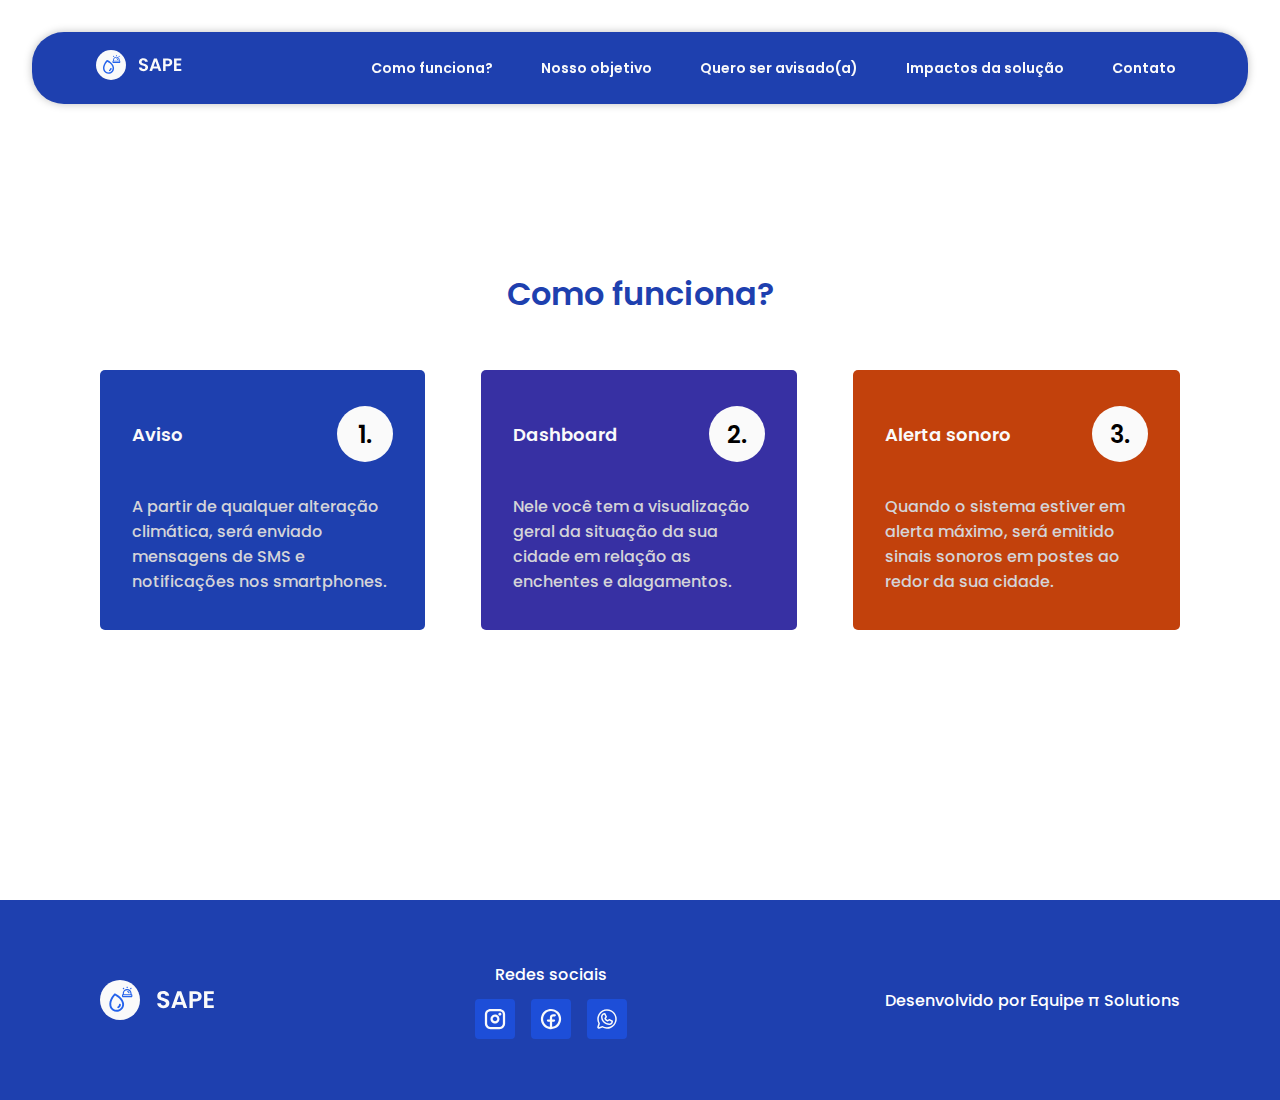
<file: src/pages/como-funciona.html>
<!DOCTYPE html>
<html lang="pt-BR">
  <head>
    <meta charset="UTF-8" />
    <meta http-equiv="X-UA-Compatible" content="IE=edge" />
    <meta name="viewport" content="width=device-width, initial-scale=1.0" />

    <link rel="preconnect" href="https://fonts.googleapis.com" />
    <link rel="preconnect" href="https://fonts.gstatic.com" crossorigin />
    <link
      href="https://fonts.googleapis.com/css2?family=Poppins:ital,wght@0,300;0,400;0,500;0,600;0,900;1,700;1,800&family=Quicksand:wght@300;400;500;600;700&display=swap"
      rel="stylesheet"
    />

    <link rel="stylesheet" href="../styles/index.css" />
    <link rel="stylesheet" href="../styles/global.css" />

    <title>SAPE - Como funciona?</title>
  </head>
  <body>
    <header>
      <a href="../index.html">
        <img src="../assets/logo.svg" alt="Logo" />
      </a>

      <div class="menu-options">
        <div class="menu-option">
          <a href="../pages/como-funciona.html">Como funciona?</a>
        </div>

        <div class="menu-option">
          <a href="../pages/nosso-objetivo.html">Nosso objetivo</a>
        </div>

        <div class="menu-option">
          <a href="../pages/quero-ser-avisado.html">Quero ser avisado(a)</a>
        </div>

        <div class="menu-option">
          <a href="../pages/impactos.html">Impactos da solução</a>
        </div>

        <div class="menu-option">
          <a href="../pages/contato.html">Contato</a>
        </div>
      </div>

      <!-- <a href="#" class="platform-link">Acessar plataforma</a> -->
    </header>

    <main>
      <section class="how-it-works" id="how-it-works">
        <span class="title">Como funciona?</span>

        <div class="cards-container">
          <div class="card blue">
            <div class="card-header">
              <span>Aviso</span>

              <div class="card-number">1.</div>
            </div>

            <span class="card-description">
              A partir de qualquer alteração climática, será enviado mensagens
              de SMS e notificações nos smartphones.
            </span>
          </div>

          <div class="card indigo">
            <div class="card-header">
              <span>Dashboard</span>

              <div class="card-number">2.</div>
            </div>

            <span class="card-description">
              Nele você tem a visualização geral da situação da sua cidade em
              relação as enchentes e alagamentos.
            </span>
          </div>

          <div class="card orange">
            <div class="card-header">
              <span>Alerta sonoro</span>

              <div class="card-number">3.</div>
            </div>

            <span class="card-description">
              Quando o sistema estiver em alerta máximo, será emitido sinais
              sonoros em postes ao redor da sua cidade.
            </span>
          </div>
        </div>
      </section>
    </main>

    <footer>
      <img src="../assets/logo.svg" alt="Logo" />

      <div class="social-media" id="contact-us">
        <span>Redes sociais</span>

        <div class="social-media-icons">
          <a href="#">
            <img src="../assets/icons/instagram.svg" alt="Instagram" />
          </a>

          <a href="#">
            <img src="../assets/icons/facebook.svg" alt="Facebook" />
          </a>

          <a href="#">
            <img src="../assets/icons/whatsapp.svg" alt="Whatsapp" />
          </a>
        </div>
      </div>

      <span>Desenvolvido por Equipe π Solutions</span>
    </footer>
  </body>
</html>
</file>
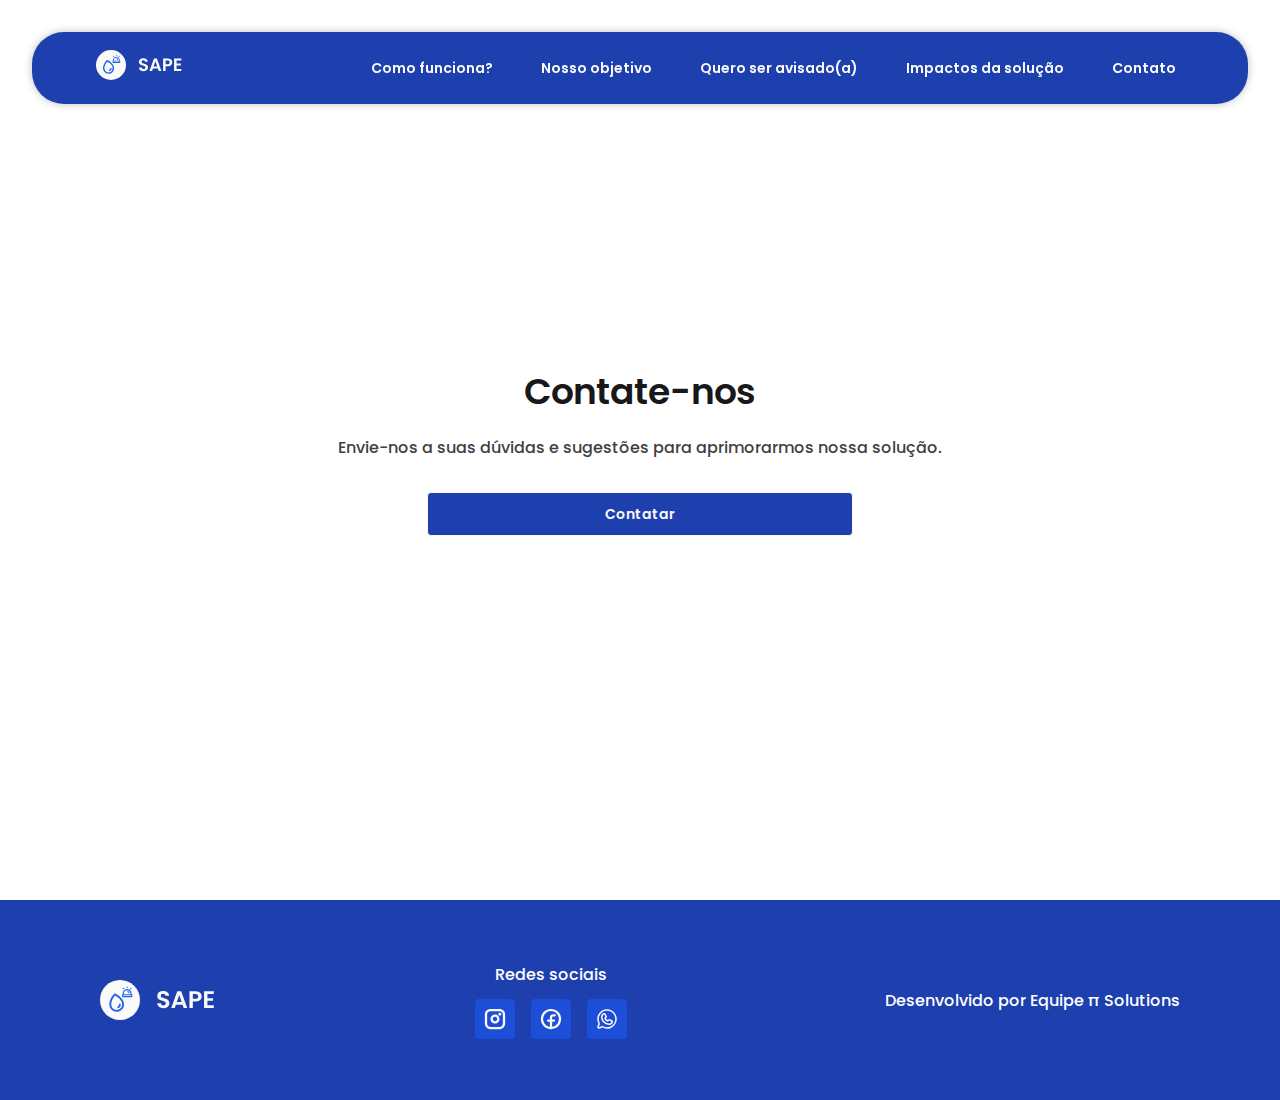
<file: src/pages/contato.html>
<!DOCTYPE html>
<html lang="pt-BR">
  <head>
    <meta charset="UTF-8" />
    <meta http-equiv="X-UA-Compatible" content="IE=edge" />
    <meta name="viewport" content="width=device-width, initial-scale=1.0" />

    <link rel="preconnect" href="https://fonts.googleapis.com" />
    <link rel="preconnect" href="https://fonts.gstatic.com" crossorigin />
    <link
      href="https://fonts.googleapis.com/css2?family=Poppins:ital,wght@0,300;0,400;0,500;0,600;0,900;1,700;1,800&family=Quicksand:wght@300;400;500;600;700&display=swap"
      rel="stylesheet"
    />

    <link rel="stylesheet" href="../styles/index.css" />
    <link rel="stylesheet" href="../styles/global.css" />

    <title>SAPE - Contato</title>
  </head>
  <body>
    <header>
      <a href="../index.html">
        <img src="../assets/logo.svg" alt="Logo" />
      </a>

      <div class="menu-options">
        <div class="menu-option">
          <a href="../pages/como-funciona.html">Como funciona?</a>
        </div>

        <div class="menu-option">
          <a href="../pages/nosso-objetivo.html">Nosso objetivo</a>
        </div>

        <div class="menu-option">
          <a href="../pages/quero-ser-avisado.html">Quero ser avisado(a)</a>
        </div>

        <div class="menu-option">
          <a href="../pages/impactos.html">Impactos da solução</a>
        </div>

        <div class="menu-option">
          <a href="../pages/contato.html">Contato</a>
        </div>
      </div>

      <!-- <a href="#" class="platform-link">Acessar plataforma</a> -->
    </header>

    <main>
      <section class="contact-us">
        <div class="contact-us-content">
          <h1>Contate-nos</h1>

          <span>
            Envie-nos a suas dúvidas e sugestões para aprimorarmos nossa
            solução.
          </span>
        </div>

        <a
          href="mailto:contato@sape.com.br"
          class="secondary-button medium-button"
        >
          Contatar
        </a>
      </section>
    </main>

    <footer>
      <img src="../assets/logo.svg" alt="Logo" />

      <div class="social-media" id="contact-us">
        <span>Redes sociais</span>

        <div class="social-media-icons">
          <a href="#">
            <img src="../assets/icons/instagram.svg" alt="Instagram" />
          </a>

          <a href="#">
            <img src="../assets/icons/facebook.svg" alt="Facebook" />
          </a>

          <a href="#">
            <img src="../assets/icons/whatsapp.svg" alt="Whatsapp" />
          </a>
        </div>
      </div>

      <span>Desenvolvido por Equipe π Solutions</span>
    </footer>
  </body>
</html>
</file>
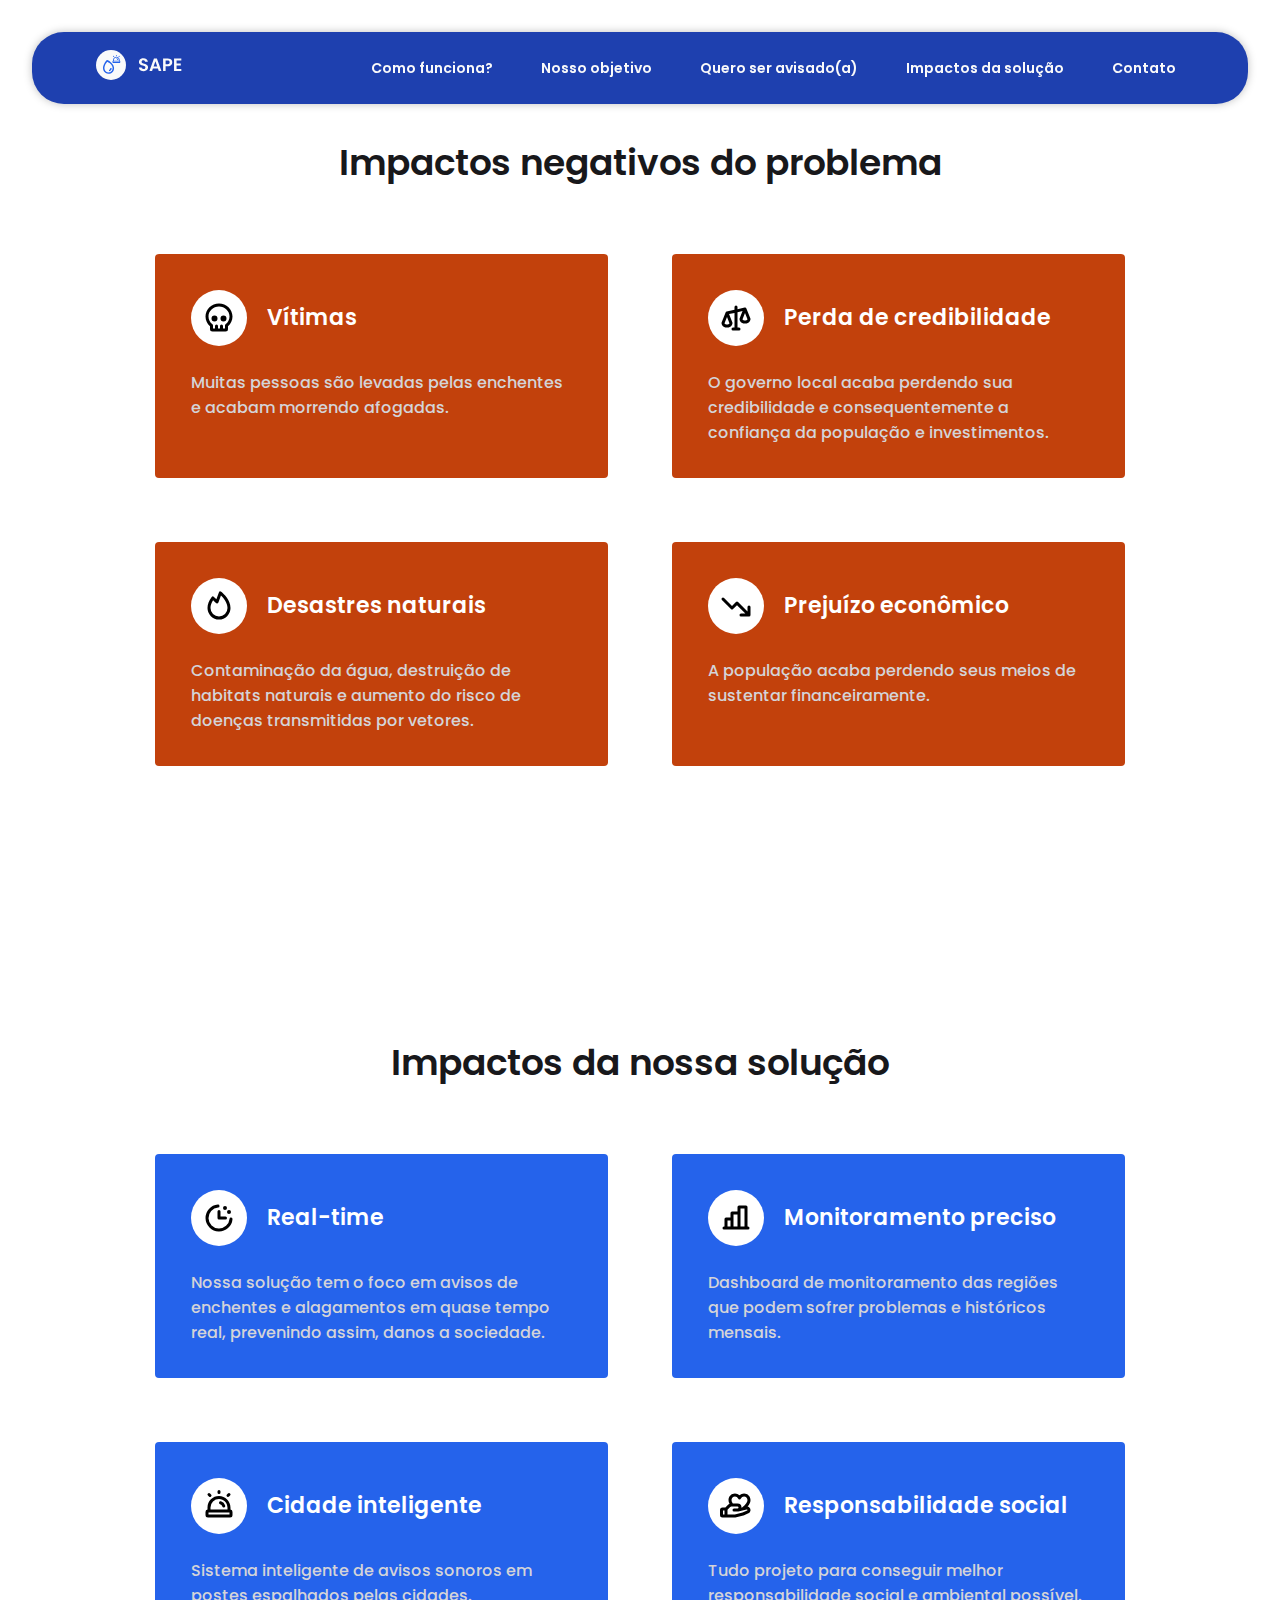
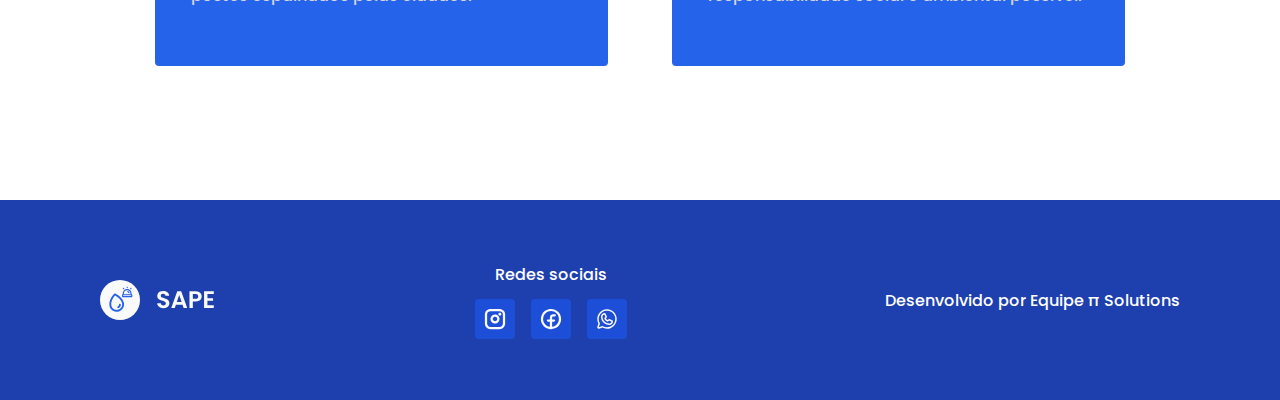
<file: src/pages/impactos.html>
<!DOCTYPE html>
<html lang="pt-BR">
  <head>
    <meta charset="UTF-8" />
    <meta http-equiv="X-UA-Compatible" content="IE=edge" />
    <meta name="viewport" content="width=device-width, initial-scale=1.0" />

    <link rel="preconnect" href="https://fonts.googleapis.com" />
    <link rel="preconnect" href="https://fonts.gstatic.com" crossorigin />
    <link
      href="https://fonts.googleapis.com/css2?family=Poppins:ital,wght@0,300;0,400;0,500;0,600;0,900;1,700;1,800&family=Quicksand:wght@300;400;500;600;700&display=swap"
      rel="stylesheet"
    />

    <link rel="stylesheet" href="../styles/index.css" />
    <link rel="stylesheet" href="../styles/global.css" />

    <title>SAPE - Impactos da solução</title>
  </head>
  <body>
    <header>
      <a href="../index.html">
        <img src="../assets/logo.svg" alt="Logo" />
      </a>

      <div class="menu-options">
        <div class="menu-option">
          <a href="../pages/como-funciona.html">Como funciona?</a>
        </div>

        <div class="menu-option">
          <a href="../pages/nosso-objetivo.html">Nosso objetivo</a>
        </div>

        <div class="menu-option">
          <a href="../pages/quero-ser-avisado.html">Quero ser avisado(a)</a>
        </div>

        <div class="menu-option">
          <a href="../pages/impactos.html">Impactos da solução</a>
        </div>

        <div class="menu-option">
          <a href="../pages/contato.html">Contato</a>
        </div>
      </div>

      <!-- <a href="#" class="platform-link">Acessar plataforma</a> -->
    </header>

    <main>
      <section class="solution-benefits" id="solution-benefits">
        <h1 class="solution-title">Impactos negativos do problema</h1>

        <div class="solutions-grid">
          <div class="solution-card problem">
            <div class="solution-card-title-container">
              <div class="solution-card-icon">
                <img
                  src="../assets/icons/skull-bold.svg"
                  alt="Clock countdown"
                />
              </div>
              <strong class="solution-card-title">Vítimas</strong>
            </div>
            <div class="solution-card-description">
              Muitas pessoas são levadas pelas enchentes e acabam morrendo
              afogadas.
            </div>
          </div>
          <div class="solution-card problem">
            <div class="solution-card-title-container">
              <div class="solution-card-icon">
                <img
                  src="../assets/icons/scales-bold.svg"
                  alt="Clock countdown"
                />
              </div>
              <strong class="solution-card-title">
                Perda de credibilidade
              </strong>
            </div>
            <div class="solution-card-description">
              O governo local acaba perdendo sua credibilidade e
              consequentemente a confiança da população e investimentos.
            </div>
          </div>
          <div class="solution-card problem">
            <div class="solution-card-title-container">
              <div class="solution-card-icon">
                <img
                  src="../assets/icons/fire-simple-bold.svg"
                  alt="Clock countdown"
                />
              </div>
              <strong class="solution-card-title">Desastres naturais</strong>
            </div>
            <div class="solution-card-description">
              Contaminação da água, destruição de habitats naturais e aumento do
              risco de doenças transmitidas por vetores.
            </div>
          </div>
          <div class="solution-card problem">
            <div class="solution-card-title-container">
              <div class="solution-card-icon">
                <img
                  src="../assets/icons/trend-down-bold.svg"
                  alt="Clock countdown"
                />
              </div>
              <strong class="solution-card-title"> Prejuízo econômico </strong>
            </div>
            <div class="solution-card-description">
              A população acaba perdendo seus meios de sustentar
              financeiramente.
            </div>
          </div>
        </div>
      </section>

      <section class="solution-benefits" id="solution-benefits">
        <h1 class="solution-title">Impactos da nossa solução</h1>

        <div class="solutions-grid">
          <div class="solution-card">
            <div class="solution-card-title-container">
              <div class="solution-card-icon">
                <img
                  src="../assets/icons/clock-countdown-bold.svg"
                  alt="Clock countdown"
                />
              </div>
              <strong class="solution-card-title">Real-time</strong>
            </div>
            <div class="solution-card-description">
              Nossa solução tem o foco em avisos de enchentes e alagamentos em
              quase tempo real, prevenindo assim, danos a sociedade.
            </div>
          </div>
          <div class="solution-card">
            <div class="solution-card-title-container">
              <div class="solution-card-icon">
                <img
                  src="../assets/icons/chart-bar-bold.svg"
                  alt="Clock countdown"
                />
              </div>
              <strong class="solution-card-title">Monitoramento preciso</strong>
            </div>
            <div class="solution-card-description">
              Dashboard de monitoramento das regiões que podem sofrer problemas
              e históricos mensais.
            </div>
          </div>
          <div class="solution-card">
            <div class="solution-card-title-container">
              <div class="solution-card-icon">
                <img
                  src="../assets/icons/siren-bold.svg"
                  alt="Clock countdown"
                />
              </div>
              <strong class="solution-card-title">Cidade inteligente</strong>
            </div>
            <div class="solution-card-description">
              Sistema inteligente de avisos sonoros em postes espalhados pelas
              cidades.
            </div>
          </div>
          <div class="solution-card">
            <div class="solution-card-title-container">
              <div class="solution-card-icon">
                <img
                  src="../assets/icons/hand-heart-bold.svg"
                  alt="Clock countdown"
                />
              </div>
              <strong class="solution-card-title">
                Responsabilidade social
              </strong>
            </div>
            <div class="solution-card-description">
              Tudo projeto para conseguir melhor responsabilidade social e
              ambiental possível.
            </div>
          </div>
        </div>
      </section>
    </main>

    <footer>
      <img src="../assets/logo.svg" alt="Logo" />

      <div class="social-media" id="contact-us">
        <span>Redes sociais</span>

        <div class="social-media-icons">
          <a href="#">
            <img src="../assets/icons/instagram.svg" alt="Instagram" />
          </a>

          <a href="#">
            <img src="../assets/icons/facebook.svg" alt="Facebook" />
          </a>

          <a href="#">
            <img src="../assets/icons/whatsapp.svg" alt="Whatsapp" />
          </a>
        </div>
      </div>

      <span>Desenvolvido por Equipe π Solutions</span>
    </footer>
  </body>
</html>
</file>
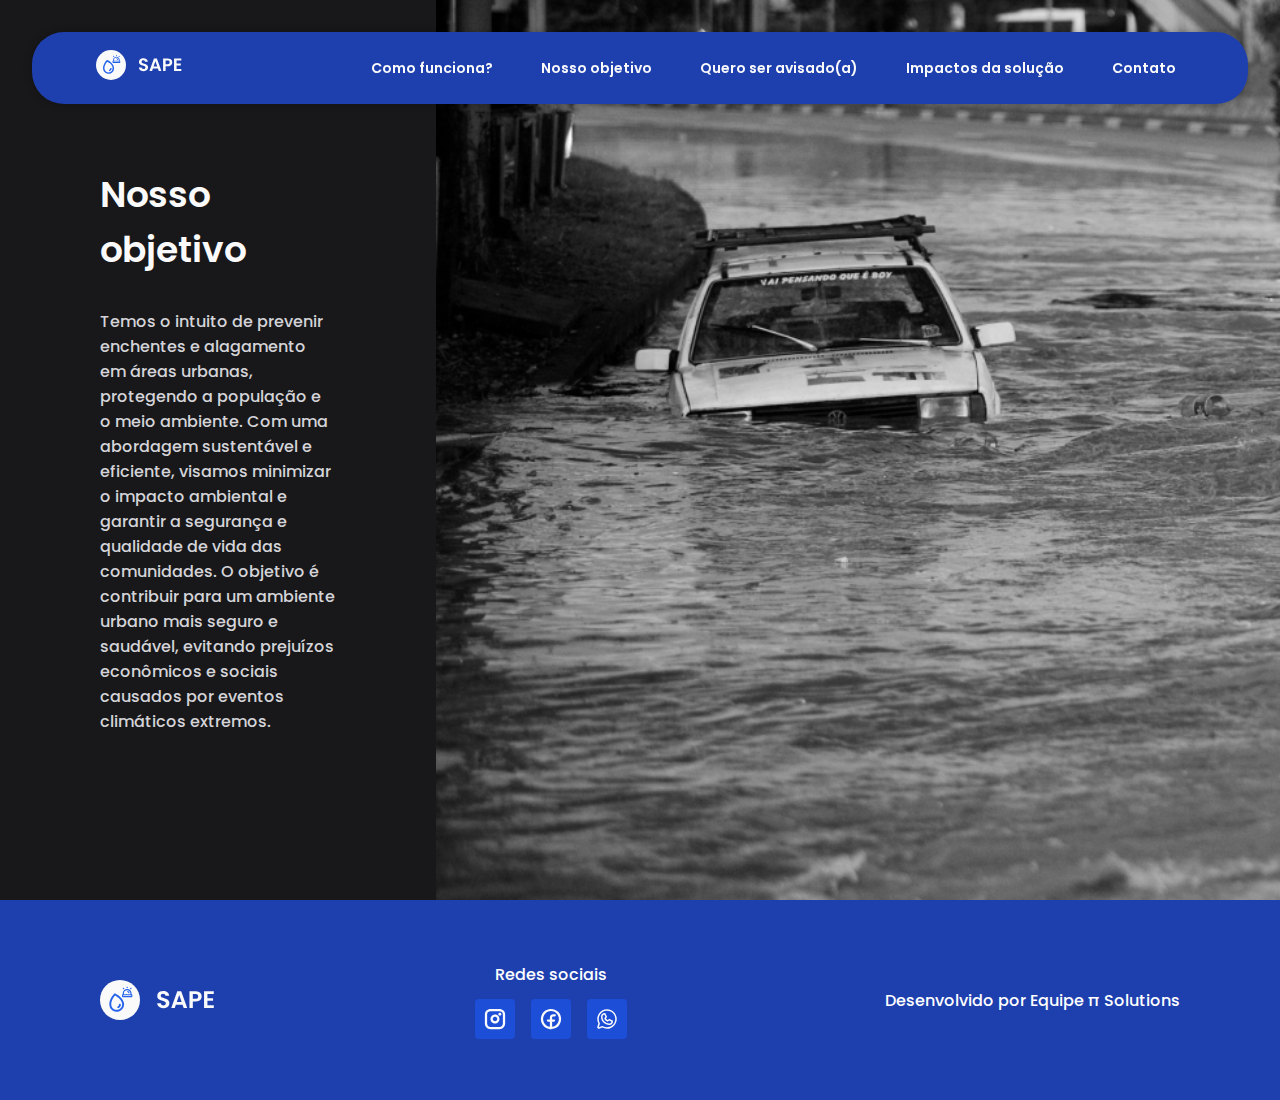
<file: src/pages/nosso-objetivo.html>
<!DOCTYPE html>
<html lang="pt-BR">
  <head>
    <meta charset="UTF-8" />
    <meta http-equiv="X-UA-Compatible" content="IE=edge" />
    <meta name="viewport" content="width=device-width, initial-scale=1.0" />

    <link rel="preconnect" href="https://fonts.googleapis.com" />
    <link rel="preconnect" href="https://fonts.gstatic.com" crossorigin />
    <link
      href="https://fonts.googleapis.com/css2?family=Poppins:ital,wght@0,300;0,400;0,500;0,600;0,900;1,700;1,800&family=Quicksand:wght@300;400;500;600;700&display=swap"
      rel="stylesheet"
    />

    <link rel="stylesheet" href="../styles/index.css" />
    <link rel="stylesheet" href="../styles/global.css" />

    <title>SAPE - Nosso objetivo</title>
  </head>
  <body>
    <header>
      <a href="../index.html">
        <img src="../assets/logo.svg" alt="Logo" />
      </a>

      <div class="menu-options">
        <div class="menu-option">
          <a href="../pages/como-funciona.html">Como funciona?</a>
        </div>

        <div class="menu-option">
          <a href="../pages/nosso-objetivo.html">Nosso objetivo</a>
        </div>

        <div class="menu-option">
          <a href="../pages/quero-ser-avisado.html">Quero ser avisado(a)</a>
        </div>

        <div class="menu-option">
          <a href="../pages/impactos.html">Impactos da solução</a>
        </div>

        <div class="menu-option">
          <a href="../pages/contato.html">Contato</a>
        </div>
      </div>

      <!-- <a href="#" class="platform-link">Acessar plataforma</a> -->
    </header>

    <main>
      <section class="goals" id="goals">
        <div class="goals-description">
          <h1>Nosso objetivo</h1>
          <span>
            Temos o intuito de prevenir enchentes e alagamento em áreas urbanas,
            protegendo a população e o meio ambiente. Com uma abordagem
            sustentável e eficiente, visamos minimizar o impacto ambiental e
            garantir a segurança e qualidade de vida das comunidades. O objetivo
            é contribuir para um ambiente urbano mais seguro e saudável,
            evitando prejuízos econômicos e sociais causados por eventos
            climáticos extremos.
          </span>
        </div>

        <img src="../assets/flood-car.png" alt="Carro inundado" />
      </section>
    </main>

    <footer>
      <img src="../assets/logo.svg" alt="Logo" />

      <div class="social-media" id="contact-us">
        <span>Redes sociais</span>

        <div class="social-media-icons">
          <a href="#">
            <img src="../assets/icons/instagram.svg" alt="Instagram" />
          </a>

          <a href="#">
            <img src="../assets/icons/facebook.svg" alt="Facebook" />
          </a>

          <a href="#">
            <img src="../assets/icons/whatsapp.svg" alt="Whatsapp" />
          </a>
        </div>
      </div>

      <span>Desenvolvido por Equipe π Solutions</span>
    </footer>
  </body>
</html>
</file>
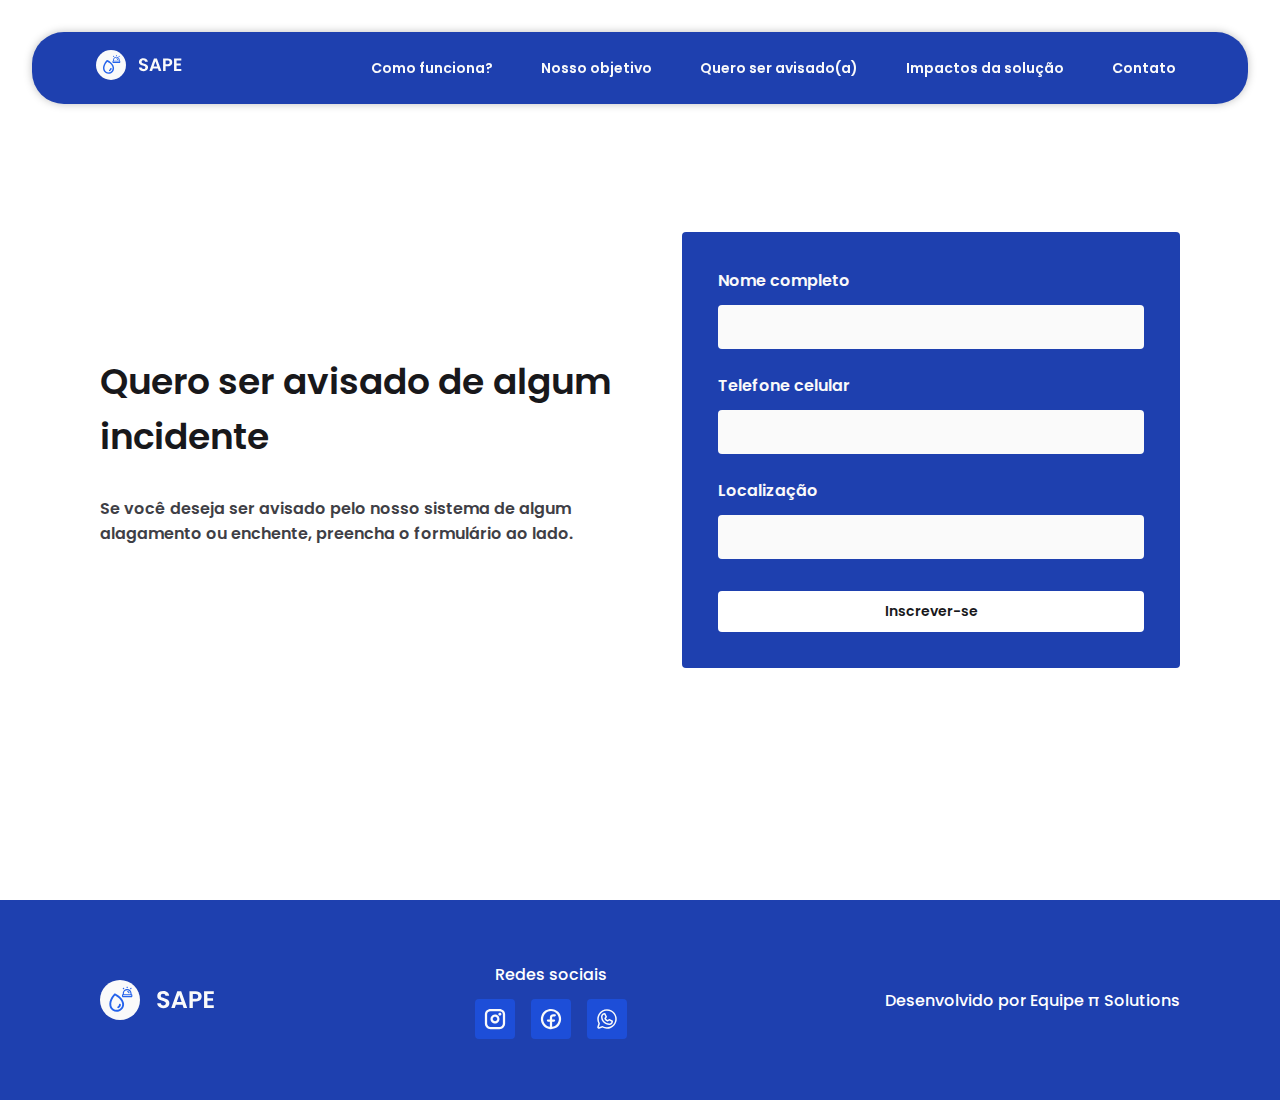
<file: src/pages/quero-ser-avisado.html>
<!DOCTYPE html>
<html lang="pt-BR">
  <head>
    <meta charset="UTF-8" />
    <meta http-equiv="X-UA-Compatible" content="IE=edge" />
    <meta name="viewport" content="width=device-width, initial-scale=1.0" />

    <link rel="preconnect" href="https://fonts.googleapis.com" />
    <link rel="preconnect" href="https://fonts.gstatic.com" crossorigin />
    <link
      href="https://fonts.googleapis.com/css2?family=Poppins:ital,wght@0,300;0,400;0,500;0,600;0,900;1,700;1,800&family=Quicksand:wght@300;400;500;600;700&display=swap"
      rel="stylesheet"
    />

    <link rel="stylesheet" href="../styles/index.css" />
    <link rel="stylesheet" href="../styles/global.css" />

    <title>SAPE - Quero ser avisado</title>
  </head>
  <body>
    <header>
      <a href="../index.html">
        <img src="../assets/logo.svg" alt="Logo" />
      </a>

      <div class="menu-options">
        <div class="menu-option">
          <a href="../pages/como-funciona.html">Como funciona?</a>
        </div>

        <div class="menu-option">
          <a href="../pages/nosso-objetivo.html">Nosso objetivo</a>
        </div>

        <div class="menu-option">
          <a href="../pages/quero-ser-avisado.html">Quero ser avisado(a)</a>
        </div>

        <div class="menu-option">
          <a href="../pages/impactos.html">Impactos da solução</a>
        </div>

        <div class="menu-option">
          <a href="../pages/contato.html">Contato</a>
        </div>
      </div>

      <!-- <a href="#" class="platform-link">Acessar plataforma</a> -->
    </header>

    <main>
      <section class="want-be-warned" id="want-be-warned">
        <div class="want-be-warned-content">
          <h1 class="want-be-warned-content-title">
            Quero ser avisado de algum incidente
          </h1>
          <span class="want-be-warned-content-description">
            Se você deseja ser avisado pelo nosso sistema de algum alagamento ou
            enchente, preencha o formulário ao lado.
          </span>
        </div>

        <form class="want-be-warned-form" id="want-be-warned-form">
          <div class="want-be-warned-form-inputs-container">
            <div class="styled-input">
              <label for="fullName">Nome completo</label>
              <input type="text" name="fullName" />
            </div>
            <div class="styled-input">
              <label for="phone">Telefone celular</label>
              <input type="text" name="phone" />
            </div>
            <div class="styled-input">
              <label for="location">Localização</label>
              <input type="text" name="location" />
            </div>
          </div>

          <button type="submit" class="primary-button">Inscrever-se</button>
        </form>
      </section>
    </main>

    <footer>
      <img src="../assets/logo.svg" alt="Logo" />

      <div class="social-media" id="contact-us">
        <span>Redes sociais</span>

        <div class="social-media-icons">
          <a href="#">
            <img src="../assets/icons/instagram.svg" alt="Instagram" />
          </a>

          <a href="#">
            <img src="../assets/icons/facebook.svg" alt="Facebook" />
          </a>

          <a href="#">
            <img src="../assets/icons/whatsapp.svg" alt="Whatsapp" />
          </a>
        </div>
      </div>

      <span>Desenvolvido por Equipe π Solutions</span>
    </footer>

    <script src="../scripts/handle-submit-form.js"></script>
  </body>
</html>
</file>
<file: src/styles/index.css>
/* Header */
header {
  width: calc(100% - 4rem);
  position: fixed;
  top: 2rem;
  right: 2rem;
  height: 4.5rem;
  display: flex;
  align-items: center;
  justify-content: space-between;
  background: var(--brand800);
  padding: 0 4rem;
  border-radius: 2rem;
  box-shadow: 0px 0px 8px rgba(0, 0, 0, 0.25);
}

header .menu-options {
  display: flex;
  gap: 2rem;
}

header .menu-option {
  border-radius: 1rem;
  color: var(--zinc50);
  font-weight: 600;
  font-size: 0.875rem;
  transition: background-color 0.2s ease-in;
}

header .menu-option > a {
  display: block;
  padding: 0.5rem;
}

header .menu-option:hover {
  background: #fafafa10;
}

header .platform-link {
  height: 2.5rem;
  padding: 0 1.625rem;
  border-radius: 5px;
  display: flex;
  align-items: center;
  color: var(--zinc50);
  font-weight: 600;
  font-size: 0.875rem;
  background: var(--white);
  color: var(--black);
  transition: filter 0.2s ease-in;
}

header .platform-link:hover {
  filter: brightness(0.9);
}

/* Float button */

.float-button {
  height: 4rem;
  width: 4rem;

  display: flex;
  align-items: center;
  justify-content: center;

  position: fixed;

  background: var(--brand800);
  box-shadow: 0px 0px 8px rgba(0, 0, 0, 0.25);

  right: 2rem;
  bottom: 4rem;

  border-radius: 50%;

  opacity: 0;

  transform: scale(20%);

  transition: all 0.2s ease-in-out;
}

.float-button.show {
  opacity: 1;

  transform: scale(100%);
}

/* Hero - Section */
.hero-container {
  width: 100%;
  height: 100vh;
  padding: 24.25rem;
  background-image: url("../assets/map.svg");
  background-size: cover;
  display: flex;
  flex-direction: column;
  justify-content: center;
  align-items: center;
}

.hero-container .acident-span {
  text-align: center;
  color: var(--brand600);
  font-weight: 600;
  text-transform: uppercase;
  margin-bottom: 2.25rem;
}

.hero-container > h1 {
  width: 827px;
  text-align: center;
  font-size: 2.25rem;
  font-weight: 600;
  margin-bottom: 1.5rem;
}

.hero-container > span {
  width: 547px;
  text-align: center;
  font-size: 1.125rem;
  font-weight: 500;
  color: var(--zinc700);
}

/* How it works - Section */
.how-it-works {
  padding: 7.5rem 6.25rem;

  height: 100vh;
  width: 100%;

  display: flex;
  flex-direction: column;
  align-items: center;
  justify-content: center;

  row-gap: 1rem;
}

.how-it-works .title {
  color: var(--brand800);
  font-size: 2rem;
  font-weight: 600;
}

.how-it-works .cards-container {
  margin-top: 2.25rem;
  display: flex;
  justify-content: space-between;
  gap: 3.5rem;
}

.how-it-works .card {
  padding: 2.25rem 2rem;
  color: var(--zinc50);
  border-radius: 5px;
}

.how-it-works .card .card-header {
  display: flex;
  justify-content: space-between;
  align-items: center;
  margin-bottom: 2rem;
}

.how-it-works .card .card-header > span {
  font-size: 1.125rem;
  font-weight: 600;
}

.how-it-works .card .card-header .card-number {
  width: 3.5rem;
  height: 3.5rem;
  display: flex;
  justify-content: center;
  align-items: center;
  background: var(--zinc50);
  color: var(--black);
  font-size: 1.5rem;
  font-weight: 600;
  border-radius: 50%;
}

.how-it-works .card .card-description {
  font-size: 1rem;
  font-weight: 500;
  color: var(--zinc300);
}

.how-it-works .card.blue {
  background: var(--brand800);
}

.how-it-works .card.indigo {
  background: var(--indigo800);
}

.how-it-works .card.orange {
  background: var(--orange700);
}

/* Goals - Section */
.goals {
  display: flex;
  justify-content: space-between;
  background: var(--zinc900);

  height: 100vh;
  width: 100%;
}

.goals-description {
  display: flex;
  flex-direction: column;
  justify-content: center;
  gap: 2rem;
  padding: 0 6.25rem;
}

.goals-description > h1 {
  font-size: 2.25rem;
  font-weight: 600;
  color: var(--zinc50);
}

.goals-description > span {
  font-weight: 500;
  color: var(--zinc300);
}

/* Solution benefits - Section */

.solution-benefits {
  height: 100vh;
  width: 100%;

  display: flex;
  flex-direction: column;
  align-items: center;
  justify-content: center;

  row-gap: 4rem;

  padding: 7.5rem 6.25rem;
}

.solution-benefits .solution-title {
  font-size: 2.25rem;
  font-weight: 600;

  color: var(--zinc900);
}

.solution-benefits .solutions-grid {
  display: flex;
  align-items: center;
  justify-content: center;
  flex-wrap: wrap;

  gap: 4rem;
}

.solution-benefits .solutions-grid .solution-card {
  height: 14rem;

  max-width: 453px;

  background: var(--brand600);

  border-radius: 0.25rem;

  padding: 2.25rem;

  display: flex;
  flex-direction: column;

  row-gap: 1.5rem;
}

.solution-benefits .solutions-grid .solution-card.problem {
  background: var(--orange700);
}

.solution-benefits
  .solutions-grid
  .solution-card
  .solution-card-title-container {
  display: flex;
  align-items: center;
  column-gap: 1.25rem;
}

.solution-benefits
  .solutions-grid
  .solution-card
  .solution-card-title-container
  .solution-card-icon {
  height: 3.5rem;
  width: 3.5rem;

  background: var(--white);

  display: flex;
  align-items: center;
  justify-content: center;

  border-radius: 50%;
}

.solution-benefits
  .solutions-grid
  .solution-card
  .solution-card-title-container
  .solution-card-title {
  font-size: 1.375rem;
  font-weight: 600;

  color: var(--white);
}

.solution-benefits .solutions-grid .solution-card .solution-card-description {
  font-size: 1rem;
  font-weight: 500;

  color: var(--zinc300);
}

/* Want be warned - Section */

.want-be-warned {
  height: 100vh;
  width: 100%;

  display: flex;
  align-items: center;
  justify-content: space-between;

  padding: 7.5rem 6.25rem;
}

.want-be-warned .want-be-warned-content {
  display: flex;
  flex-direction: column;

  row-gap: 2rem;

  padding-right: 3rem;
}

.want-be-warned .want-be-warned-content .want-be-warned-content-title {
  font-size: 2.25rem;
  font-weight: 600;

  color: var(--zinc900);
}

.want-be-warned .want-be-warned-content .want-be-warned-content-description {
  font-weight: 600;
  font-size: 1rem;

  color: var(--zinc700);
}

.want-be-warned .want-be-warned-form {
  height: 436px;
  width: 100%;

  max-width: 498px;

  background: var(--brand800);

  border-radius: 0.25rem;

  padding: 2.25rem;

  display: flex;
  flex-direction: column;

  row-gap: 2rem;
}

.want-be-warned .want-be-warned-form .want-be-warned-form-inputs-container {
  width: 100%;

  display: flex;
  flex-direction: column;

  row-gap: 1.5rem;
}

.contact-us {
  height: 100vh;
  width: 100%;

  display: flex;
  flex-direction: column;
  align-items: center;
  justify-content: center;

  row-gap: 2rem;
}

.contact-us .contact-us-content {
  display: flex;
  flex-direction: column;

  row-gap: 1rem;

  text-align: center;
}

.contact-us .contact-us-content > h1 {
  font-size: 2.25rem;
  font-weight: 600;

  color: var(--zinc900);
}

.contact-us .contact-us-content > span {
  font-size: 1rem;
  font-weight: 500;

  color: var(--zinc700);
}

.styled-input {
  width: 100%;

  display: flex;
  flex-direction: column;

  row-gap: 0.75rem;
}

.styled-input label {
  font-size: 1rem;
  font-weight: 600;

  color: var(--zinc50);
}

.styled-input input {
  height: 2.75rem;
  width: 100%;

  background: var(--zinc50);
  color: var(--zinc900);

  padding: 0 1rem;
  border-radius: 4px;

  border: none;
  outline: none;
}

.styled-input.error input {
  border: 1px solid red;
}

.primary-button {
  height: 2.75rem;
  width: 100%;
  padding: 0 1.625rem;
  border-radius: 4px;

  display: flex;
  align-items: center;
  justify-content: center;

  font-size: 0.875rem;
  font-weight: 600;

  background: var(--white);
  color: var(--zinc900);

  transform: scale(100%);

  transition: filter, transform 0.2s ease-in-out;
}

.primary-button:disabled {
  pointer-events: none;
  opacity: 0.7;

  cursor: not-allowed;

  user-select: none;
}

.primary-button:hover {
  filter: brightness(0.9);

  transform: scale(102%);
}

.secondary-button {
  height: 2.75rem;
  width: 100%;
  padding: 0 1.625rem;
  border-radius: 4px;

  display: flex;
  align-items: center;
  justify-content: center;

  font-size: 0.875rem;
  font-weight: 600;

  border: 1px solid var(--zinc50);
  background: var(--brand800);
  color: var(--zinc50);

  transform: scale(100%);

  transition: filter, transform 0.2s ease-in-out;
}

.secondary-button:disabled {
  pointer-events: none;
  opacity: 0.7;

  cursor: not-allowed;

  user-select: none;
}

.secondary-button:hover {
  filter: brightness(0.9);

  transform: scale(102%);
}

.medium-button {
  max-width: 426px;
}

/* Footer */
footer {
  padding: 0 6.25rem;
  height: 12.5rem;
  display: flex;
  align-items: center;
  justify-content: space-between;
  background: var(--brand800);
}

footer > img {
  height: 2.5rem;
  user-select: none;
}

footer .social-media {
  display: flex;
  flex-direction: column;
  align-items: center;
  gap: 0.75rem;
  font-weight: 500;
  color: var(--white);
}

footer .social-media-icons {
  display: flex;
  gap: 1rem;
}

footer .social-media-icons > a {
  display: flex;
  justify-content: center;
  align-items: center;
  border-radius: 4px;
  padding: 0.5rem;
  background: var(--brand700);
}

footer > span {
  font-weight: 500;
  color: var(--white);
}
</file>
<file: src/styles/global.css>
:root {
  --brand800: #1E40AF;
  --brand700: #1D4ED8;
  --brand600: #2563EB;

  --indigo800: #3730A3;

  --orange700: #C2410C;

  --zinc50: #FAFAFA;
  --zinc700: #3F3F46;
  --zinc300: #D4D4D8;
  --zinc900: #18181B;

  --white: #FFF;
  --black: #000000;
}

/* Global */
* {
  margin: 0;
  padding: 0;
  box-sizing: border-box;
}

html {
  overflow-x: hidden;

  scroll-behavior: smooth;
}

body {
  background: var(--white);
  color: var(--black);
}

body,
input,
textarea,
select,
button {
  font: 400 1rem "Poppins", sans-serif;
}

button {
  cursor: pointer;
  border: none;
}

a {
  color: inherit;
  text-decoration: none;
}

img {
  user-drag: none;  
  user-select: none;
  -moz-user-select: none;
  -webkit-user-drag: none;
  -webkit-user-select: none;
  -ms-user-select: none;
}
</file>
